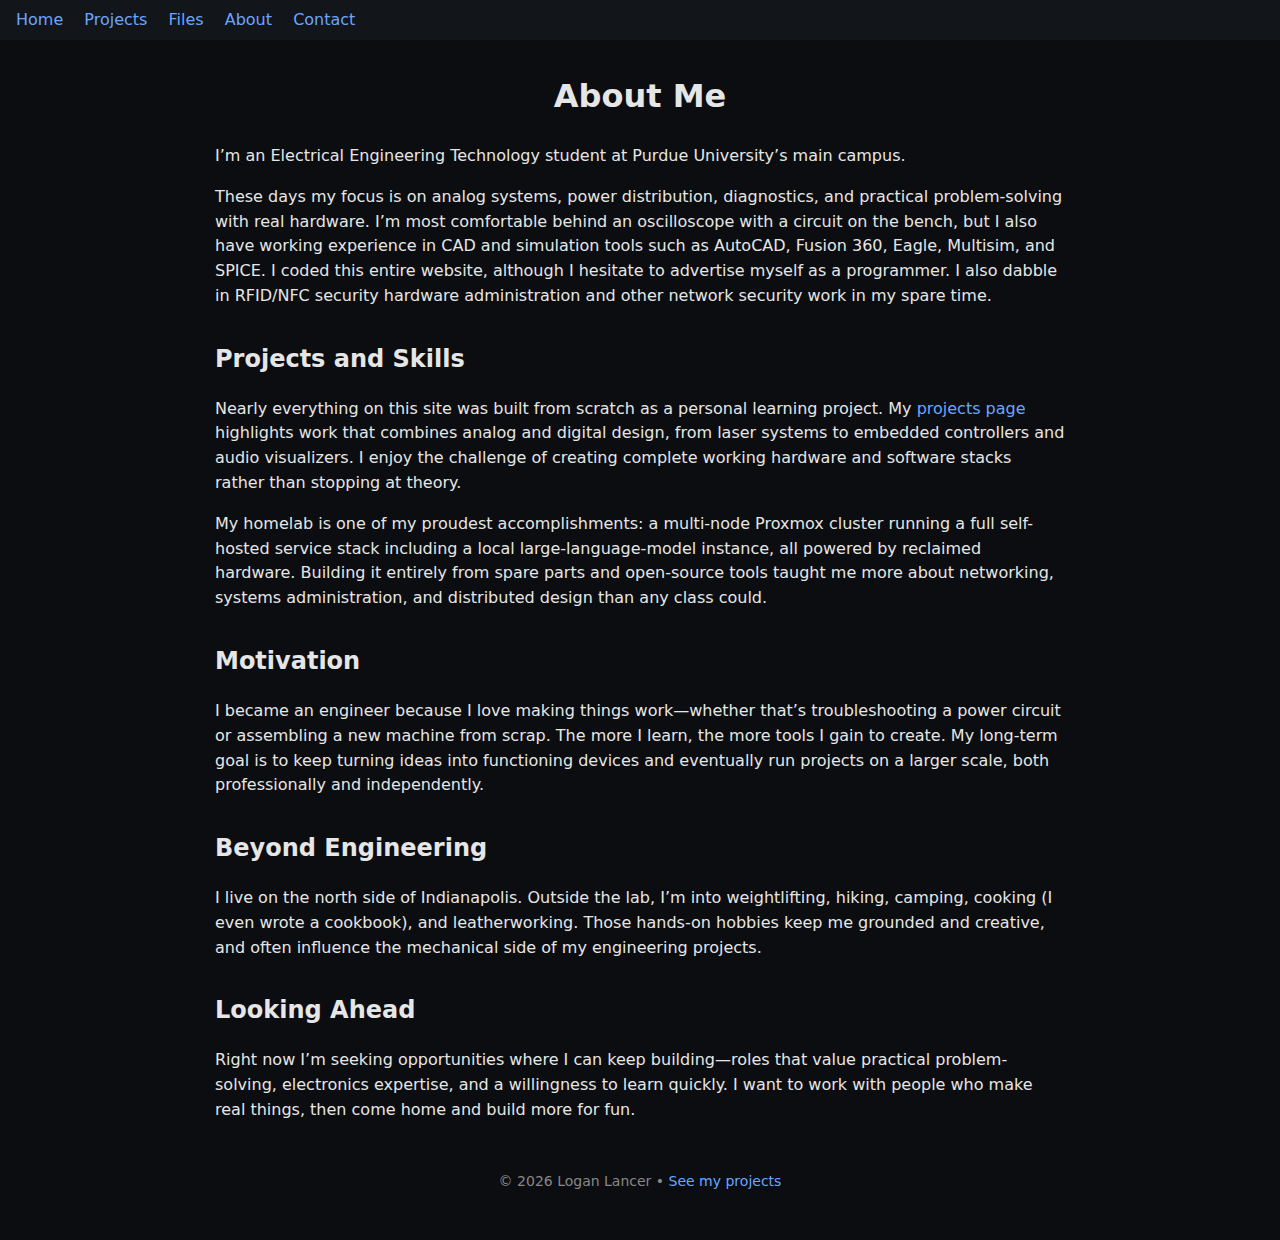
<file: about.html>
<!doctype html>
<html lang="en">
<head>
  <meta charset="utf-8">
  <title>About — Logan Lancer</title>
  <meta name="description" content="About Logan Lancer — electrical engineering technology student, builder, and homelab enthusiast." />
  <link rel="stylesheet" href="style.css">
  <style>
    .wrap{max-width:850px;margin:2rem auto;padding:0 1rem}
    h1{text-align:center;margin-bottom:1.5rem}
    p{line-height:1.55}
    .muted{color:#9aa4b2}
    figure{margin:1rem 0;text-align:center}
    figure img{max-width:100%;border-radius:10px}
    section{margin-bottom:2rem}
  </style>
</head>
<body>
<nav>
  <a href="index.html">Home</a>
  <a href="projects.html">Projects</a>
  <a href="files.html">Files</a>
  <a href="about.html" aria-current="page">About</a>
  <a href="contact.html">Contact</a>
</nav>

<main class="wrap">
  <h1>About Me</h1>

  <section>
    <p>I’m an Electrical Engineering Technology student at Purdue University’s main campus.</p>

    <p>These days my focus is on analog systems, power distribution, diagnostics, and practical problem-solving with real hardware. I’m most comfortable behind an oscilloscope with a circuit on the bench, but I also have working experience in CAD and simulation tools such as AutoCAD, Fusion 360, Eagle, Multisim, and SPICE. I coded this entire website, although I hesitate to advertise myself as a programmer. I also dabble in RFID/NFC security hardware administration and other network security work in my spare time.</p>
  </section>

  <section>
    <h2>Projects and Skills</h2>
    <p>Nearly everything on this site was built from scratch as a personal learning project. My <a href="projects.html">projects page</a> highlights work that combines analog and digital design, from laser systems to embedded controllers and audio visualizers. I enjoy the challenge of creating complete working hardware and software stacks rather than stopping at theory.</p>

    <p>My homelab is one of my proudest accomplishments: a multi-node Proxmox cluster running a full self-hosted service stack including a local large-language-model instance, all powered by reclaimed hardware. Building it entirely from spare parts and open-source tools taught me more about networking, systems administration, and distributed design than any class could.</p>
  </section>

  <section>
    <h2>Motivation</h2>
    <p>I became an engineer because I love making things work—whether that’s troubleshooting a power circuit or assembling a new machine from scrap. The more I learn, the more tools I gain to create. My long-term goal is to keep turning ideas into functioning devices and eventually run projects on a larger scale, both professionally and independently.</p>
  </section>

  <section>
    <h2>Beyond Engineering</h2>
    <p>I live on the north side of Indianapolis. Outside the lab, I’m into weightlifting, hiking, camping, cooking (I even wrote a cookbook), and leatherworking. Those hands-on hobbies keep me grounded and creative, and often influence the mechanical side of my engineering projects.</p>
  </section>

  <section>
    <h2>Looking Ahead</h2>
    <p>Right now I’m seeking opportunities where I can keep building—roles that value practical problem-solving, electronics expertise, and a willingness to learn quickly. I want to work with people who make real things, then come home and build more for fun.</p>
  </section>

  <footer>© <span id="y"></span> Logan Lancer • <a href="projects.html">See my projects</a></footer>
</main>

<script>document.getElementById('y').textContent=new Date().getFullYear();</script>
</body>
</html>
</file>
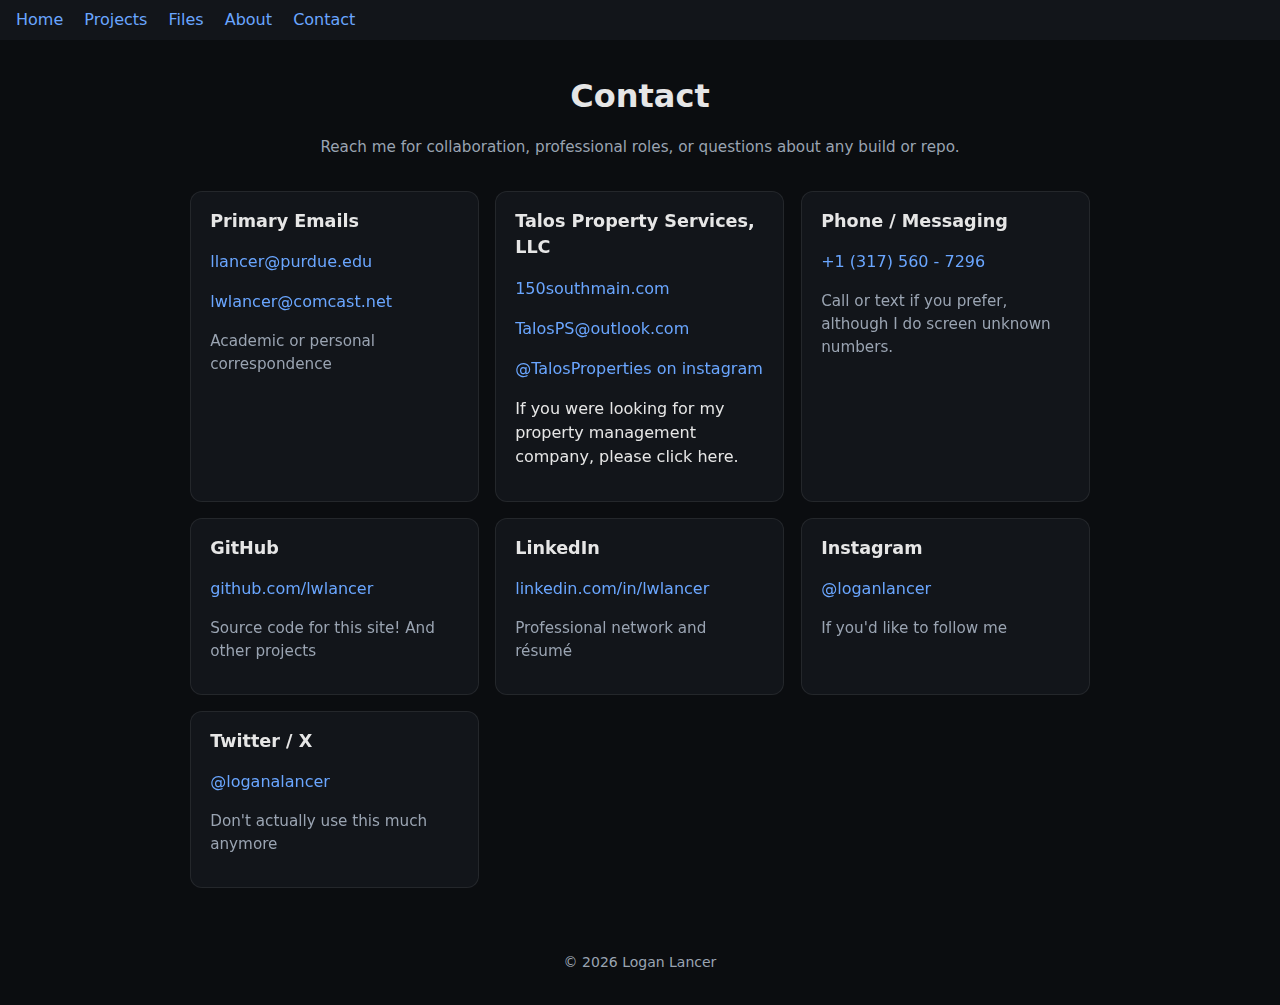
<file: contact.html>
<!doctype html>
<html lang="en">
<head>
  <meta charset="utf-8">
  <title>Contact — Logan Lancer</title>
  <meta name="viewport" content="width=device-width, initial-scale=1" />
  <meta name="description" content="Ways to contact Logan Lancer — email, phone, social links, and business inquiries." />
  <link rel="stylesheet" href="style.css">
  <style>
    .wrap{max-width:900px;margin:2rem auto;padding:0 1rem}
    h1{text-align:center;margin-bottom:2rem}
    .grid{display:grid;grid-template-columns:repeat(auto-fit,minmax(280px,1fr));gap:1rem}
    .card{background:var(--card);padding:1rem 1.2rem;border:1px solid rgba(255,255,255,.08);border-radius:12px}
    .card h2{margin-top:0;font-size:1.1rem}
    .card a{word-break:break-all}
    .icon{width:20px;height:20px;vertical-align:-3px;margin-right:4px;opacity:.8}
    .muted{color:#9aa4b2;font-size:.95rem}
    footer{text-align:center;margin:3rem 0 1rem;color:#9aa4b2}
  </style>
</head>
<body>
<nav>
  <a href="index.html">Home</a>
  <a href="projects.html">Projects</a>
  <a href="files.html">Files</a>
  <a href="about.html">About</a>
  <a href="contact.html" aria-current="page">Contact</a>
</nav>

<main class="wrap">
  <h1>Contact</h1>
  <p class="muted" style="text-align:center;margin-top:-1rem;margin-bottom:2rem">
    Reach me for collaboration, professional roles, or questions about any build or repo.
  </p>

  <div class="grid">

    <div class="card">
      <h2>Primary Emails</h2>
      <p><a href="mailto:llancer@purdue.edu">llancer@purdue.edu</a></p>
      <p><a href="mailto:lwlancer@comcast.net">lwlancer@comcast.net</a></p>
      <p class="muted">Academic or personal correspondence</p>
    </div>

    <div class="card">
      <h2>Talos Property Services, LLC</h2>
      <p><a href="https://propertymanage.biz/150southmain">150southmain.com</a></p>
      <p><a href="mailto:TalosPS@outlook.com">TalosPS@outlook.com</a></p>
      <p><a href="https://instagram.com/TalosProperties">@TalosProperties on instagram</a></p>
      <p>If you were looking for my property management company, please click here.</p>
    </div>

    <div class="card">
      <h2>Phone / Messaging</h2>
      <p><a href="tel:+13175607296">+1 (317) 560 - 7296</a></p>
      <p class="muted">Call or text if you prefer, although I do screen unknown numbers.</p>
    </div>

    <div class="card">
      <h2>GitHub</h2>
      <p><a href="https://github.com/lwlancer">github.com/lwlancer</a></p>
      <p class="muted">Source code for this site! And other projects</p>
    </div>

    <div class="card">
      <h2>LinkedIn</h2>
      <p><a href="https://linkedin.com/in/lwlancer">linkedin.com/in/lwlancer</a></p>
      <p class="muted">Professional network and résumé</p>
    </div>

    <div class="card">
      <h2>Instagram</h2>
      <p><a href="https://instagram.com/loganlancer">@loganlancer</a></p>
      <p class="muted">If you'd like to follow me</p>
    </div>

    <div class="card">
      <h2>Twitter / X</h2>
      <p><a href="https://x.com/loganlancer">@loganalancer</a></p>
      <p class="muted">Don't actually use this much anymore</p>
    </div>
  </div>
</main>

<footer>© <span id="y"></span> Logan Lancer</footer>
<script>document.getElementById('y').textContent=new Date().getFullYear();</script>
</body>
</html>
</file>
<file: style.css>
:root { --bg:#0b0d10; --fg:#e6e6e6; --acc:#6aa6ff; --card:#12151a; }

body {
  margin:0;
  font:16px/1.5 system-ui,-apple-system,Segoe UI,Roboto,Ubuntu;
  background:var(--bg);
  color:var(--fg);
}

a { color:var(--acc); text-decoration:none; }
a:hover { text-decoration:underline; }

nav { background:var(--card); padding:0.5rem 1rem; }
nav a { margin-right:1rem; }

main { max-width:900px; margin:2rem auto; padding:0 1rem; }

footer { text-align:center; font-size:14px; padding:1rem; color:#888; }

/* ------------------------------------------------------------------ */
/* Accessibility and motion preferences                               */
/* ------------------------------------------------------------------ */
@media (prefers-reduced-motion: reduce) {
  * { animation: none !important; transition: none !important; }
}

/* ------------------------------------------------------------------ */
/* Hover effects only on devices that actually hover (no mobile)      */
/* ------------------------------------------------------------------ */
@media (hover: hover) and (pointer: fine) {

  /* Card lift (used on home grid and project cards) */
  .card {
    transition: transform .12s ease, border-color .12s ease, box-shadow .12s ease;
    will-change: transform;
    border: 1px solid rgba(255,255,255,.08);
    background: var(--card);
    border-radius: 14px;
  }
  .card:hover {
    transform: translateY(-3px);
    border-color: rgba(255,255,255,.22);
    box-shadow: 0 6px 18px rgba(0,0,0,.18);
  }

  /* Nav underline animation (override default underline for nav only) */
  nav a { position: relative; text-decoration: none; }
  nav a:hover { text-decoration: none; } /* prevent double underline */
  nav a::after {
    content: "";
    position: absolute;
    left: 0; right: 0; bottom: -2px;
    height: 2px;
    background: currentColor;
    transform: scaleX(0);
    transform-origin: left;
    transition: transform .12s ease;
    opacity: .85;
  }
  nav a:hover::after { transform: scaleX(1); }

  /* Buttons (hero CTAs) */
  .btn {
    display:inline-block;
    padding:.6rem .9rem;
    border:1px solid rgba(255,255,255,.14);
    border-radius:10px;
    transition: transform .12s ease, border-color .12s ease, background-color .12s ease;
  }
  .btn:hover { transform: translateY(-2px); border-color: rgba(255,255,255,.28); }

  /* Icons inside cards */
  .card .icon { transition: transform .12s ease, opacity .12s ease; opacity:.9; }
  .card:hover .icon { transform: translateX(2px); opacity:1; }

  /* Quick-link pills */
  .mini a {
    border:1px solid rgba(255,255,255,.12);
    border-radius:999px;
    padding:.35rem .6rem;
    transition: transform .12s ease, box-shadow .12s ease, border-color .12s ease;
  }
  .mini a:hover {
    transform: translateY(-2px);
    border-color: rgba(255,255,255,.25);
    box-shadow: 0 4px 12px rgba(0,0,0,.15);
  }
}

/* Keyboard focus styles */
.card:focus-visible,
nav a:focus-visible,
.btn:focus-visible,
.mini a:focus-visible {
  outline: 2px solid var(--acc);
  outline-offset: 2px;
}
</file>
